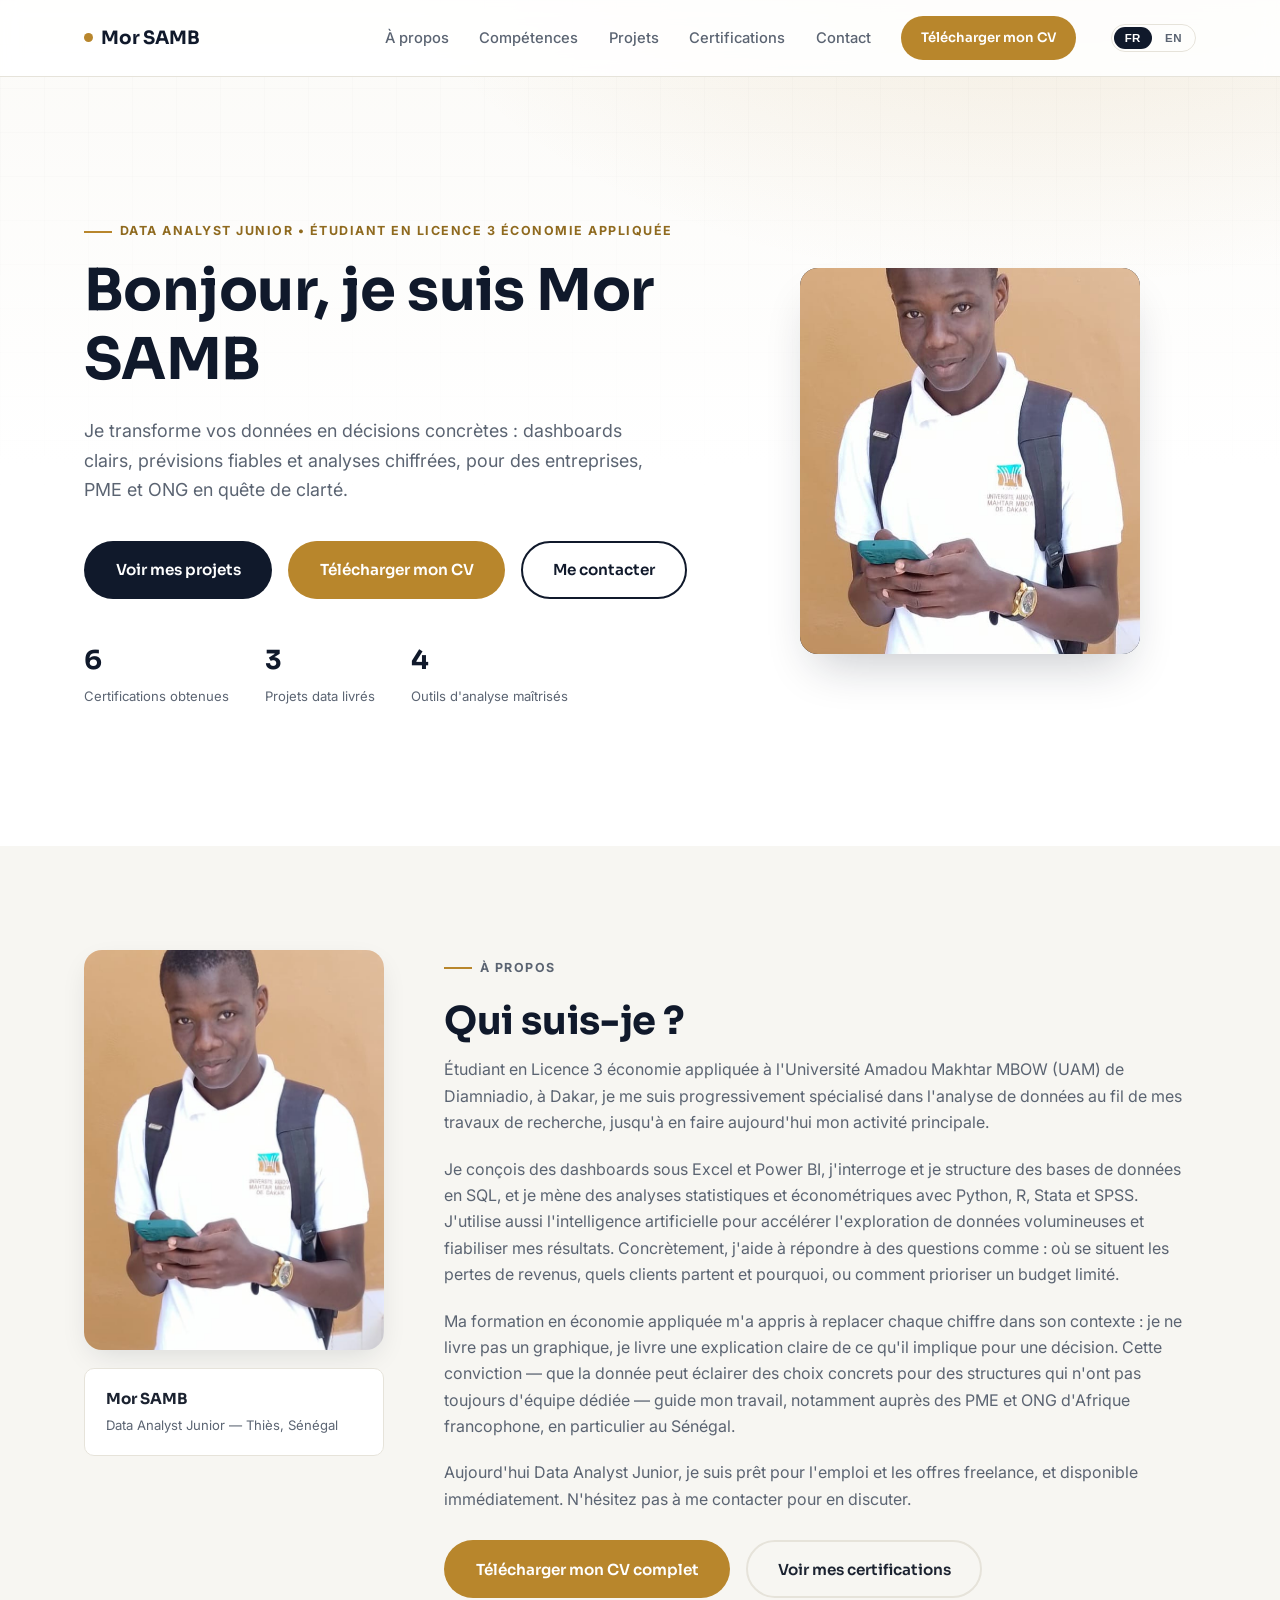
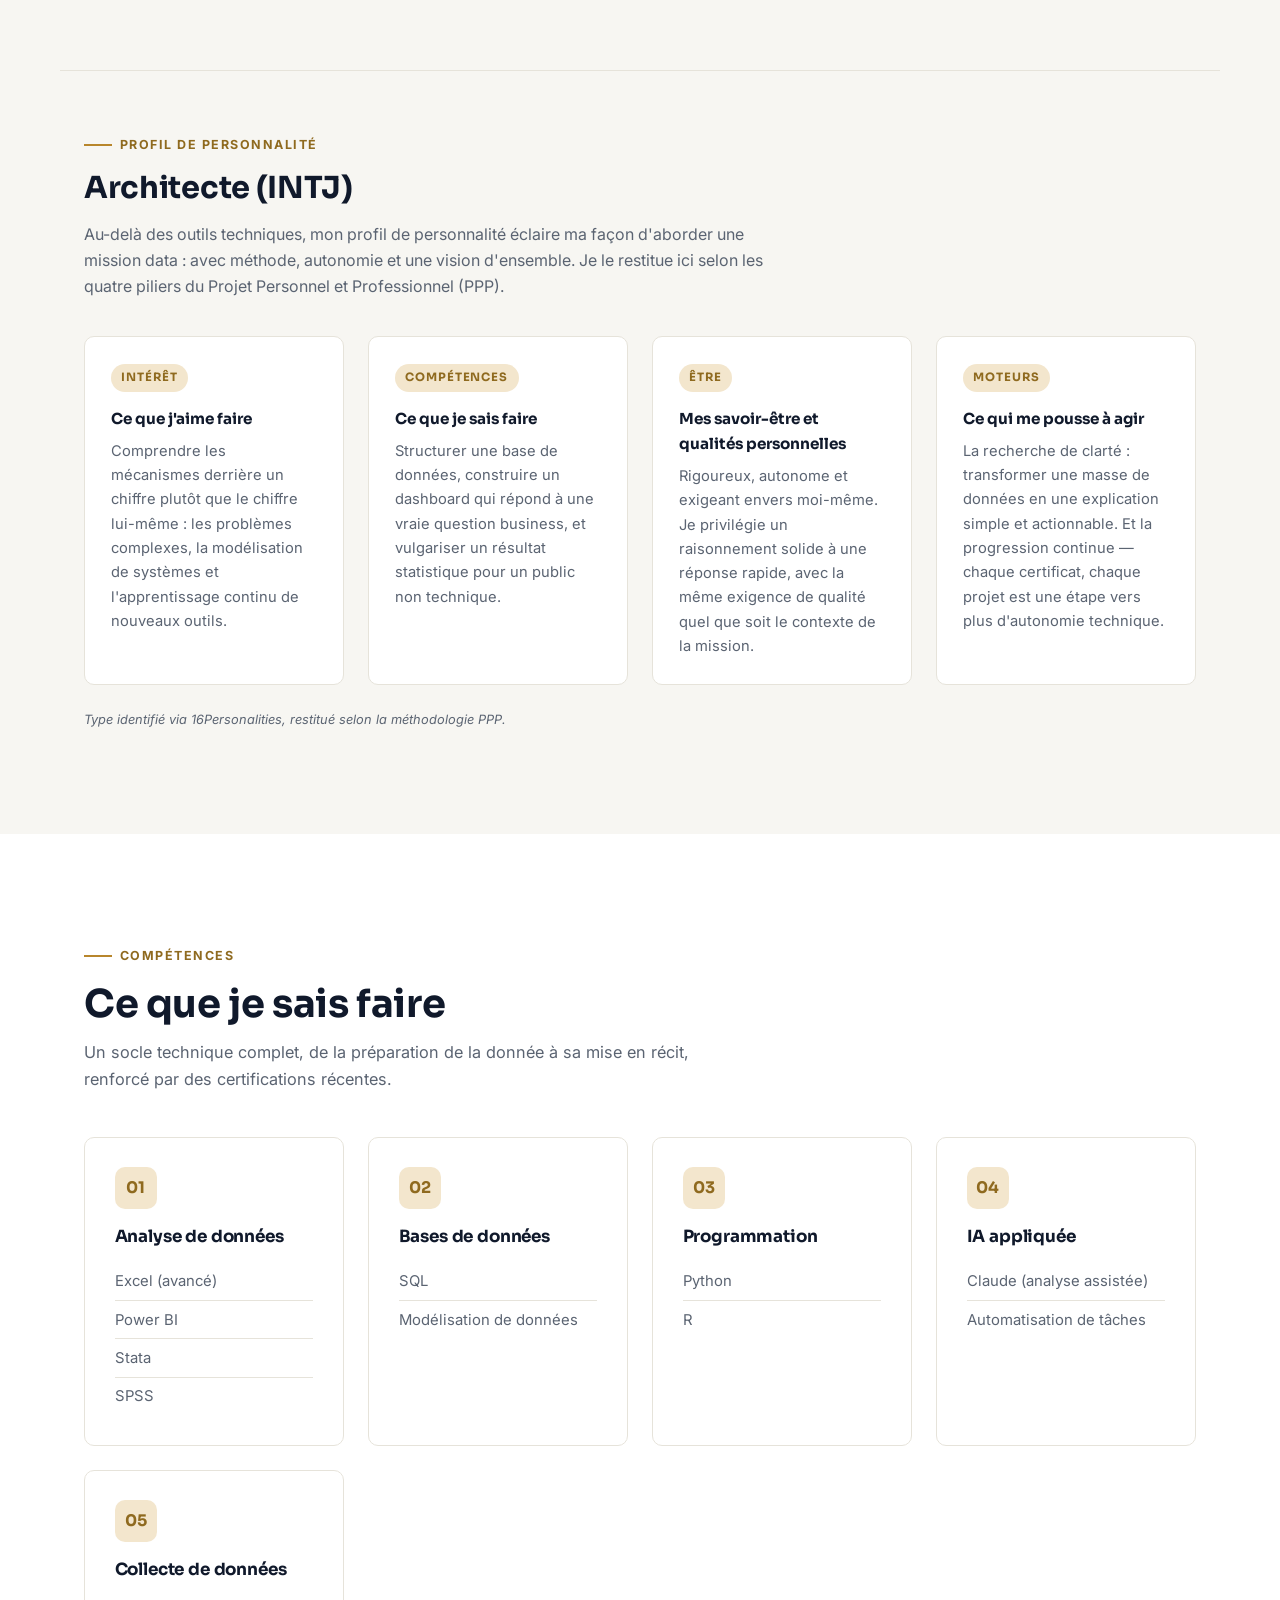
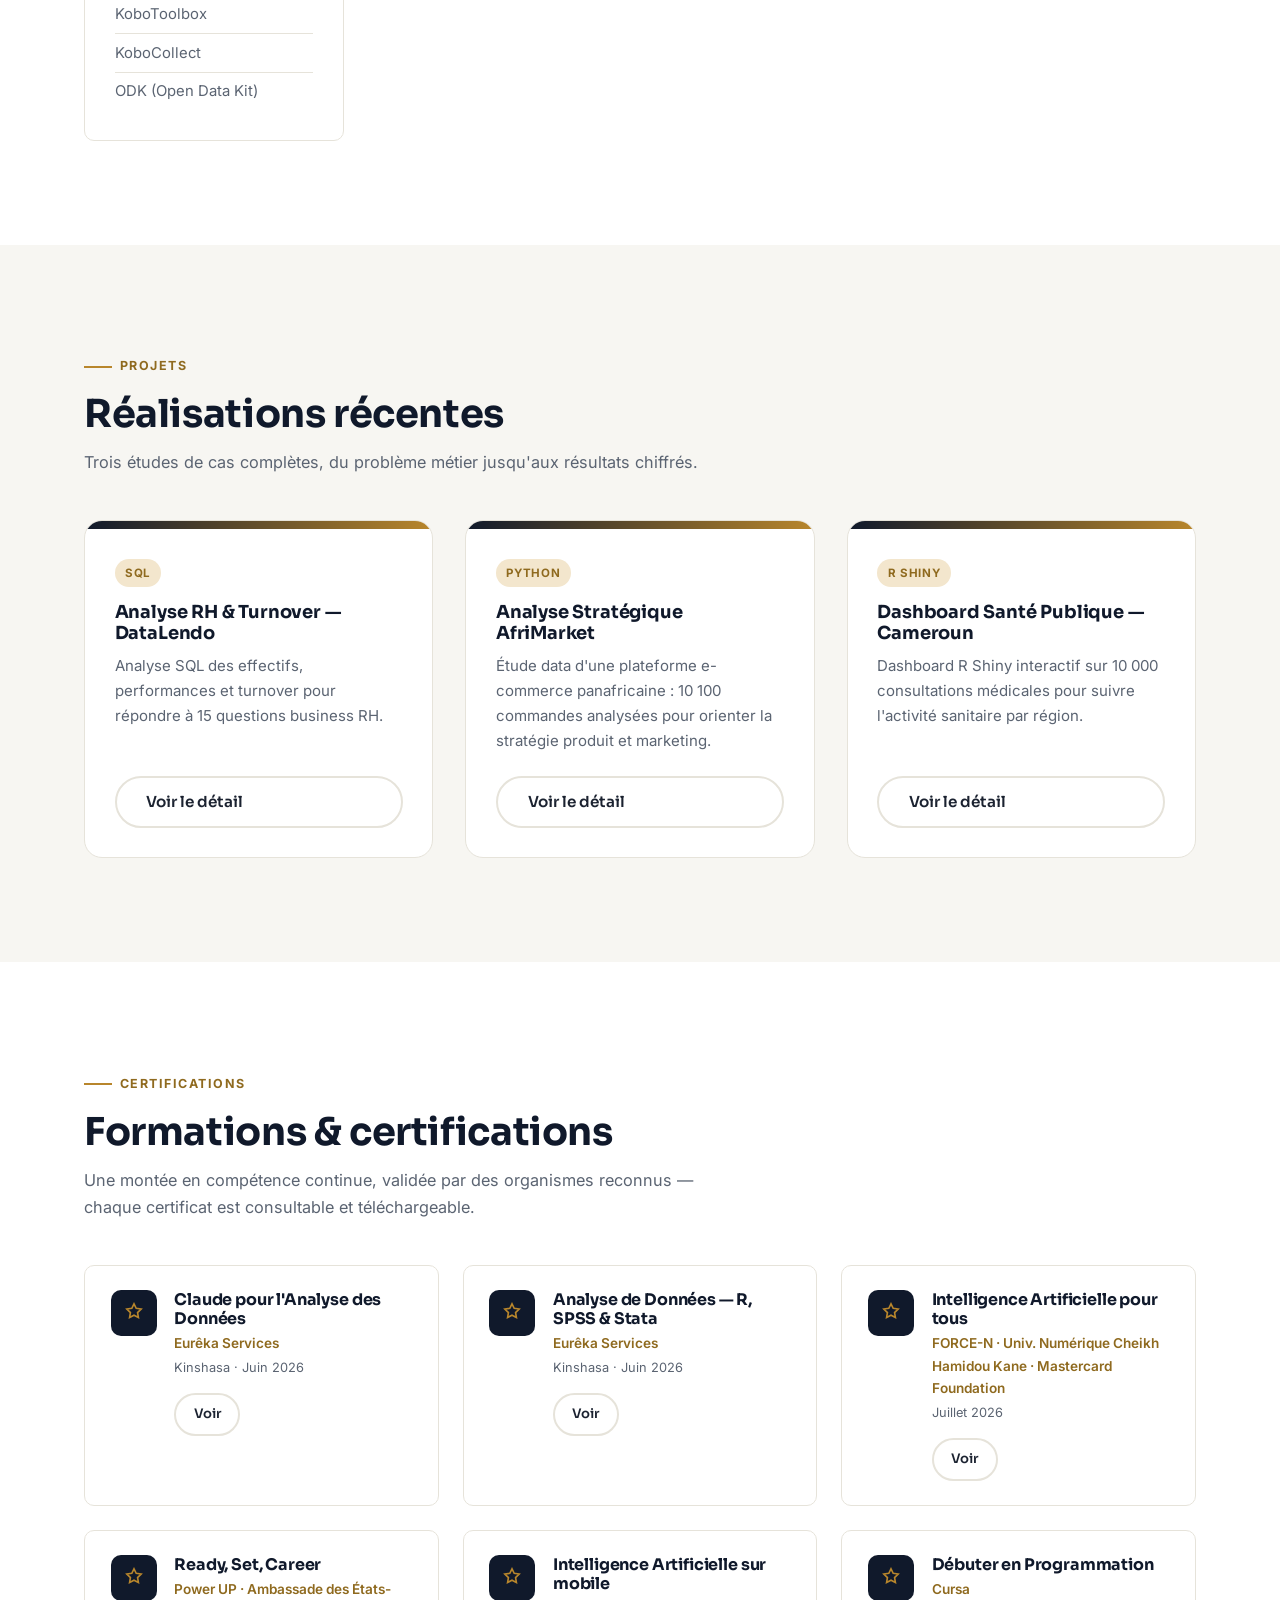
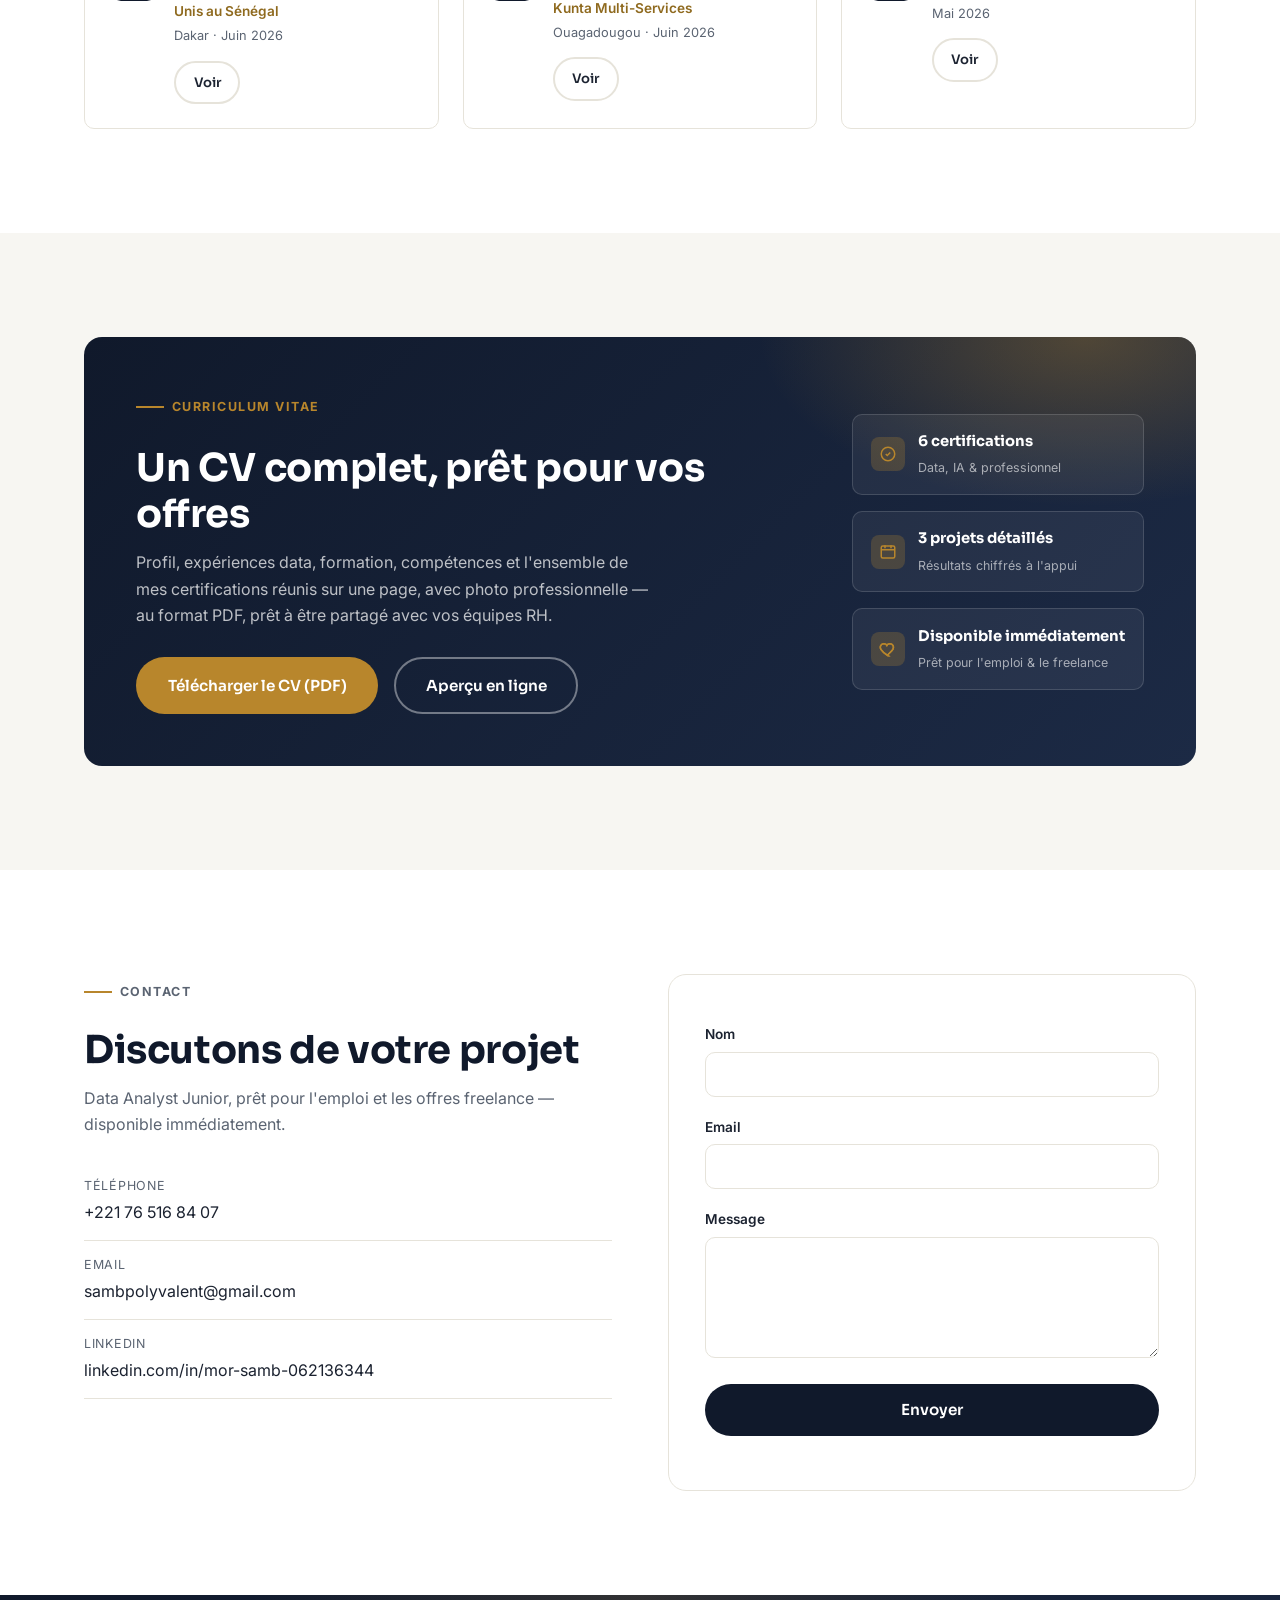
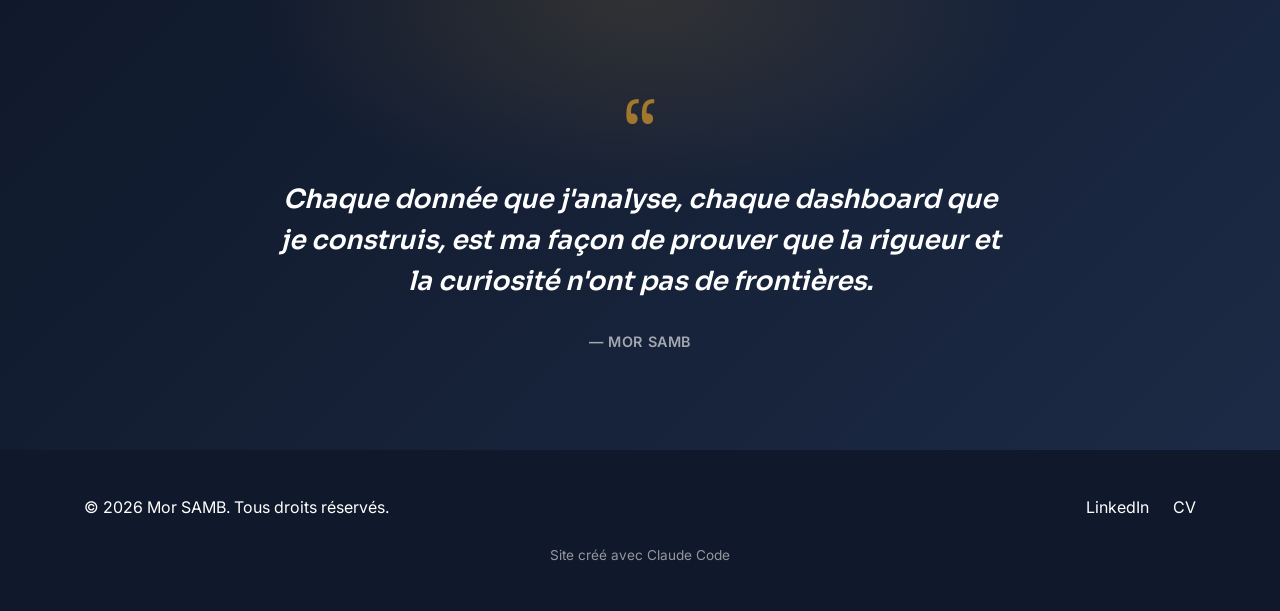
<file: index.html>
<!DOCTYPE html>
<html lang="fr">
<head>
  <meta charset="UTF-8">
  <meta name="viewport" content="width=device-width, initial-scale=1.0">

  <!-- ============================================================
       SEO
       ============================================================ -->
  <title>Mor SAMB | Data Analyst Junior - Power BI & SQL - Sénégal</title>
  <meta name="description" content="Data Analyst Junior à Thiès, je transforme vos données en dashboards et analyses chiffrées avec Power BI, SQL, Python et R. Certifié, CV téléchargeable. Prêt pour l'emploi et les offres freelance.">
  <meta name="keywords" content="data analyst Sénégal, data analyst Afrique, Power BI, Excel, SQL, Python, R, licence 3 économie appliquée, UAM Diamniadio, freelance data, CV data analyst">
  <meta name="author" content="Mor SAMB">

  <meta property="og:title" content="Mor SAMB | Data Analyst Junior - Power BI & SQL - Sénégal">
  <meta property="og:description" content="Data Analyst Junior à Thiès, je transforme vos données en dashboards et analyses chiffrées avec Power BI, SQL, Python et R.">
  <meta property="og:type" content="website">

  <link rel="preconnect" href="https://fonts.googleapis.com">
  <link rel="preconnect" href="https://fonts.gstatic.com" crossorigin>
  <link href="https://fonts.googleapis.com/css2?family=Inter:wght@400;500;600;700&family=Sora:wght@600;700;800&display=swap" rel="stylesheet">

  <link rel="stylesheet" href="style.css">
</head>
<body>

  <!-- ============================================================
       NAVIGATION
       ============================================================ -->
  <header class="navbar" id="navbar">
    <div class="container navbar-inner">
      <a href="#accueil" class="logo">Mor SAMB</a>

      <button class="nav-toggle" id="navToggle" data-i18n-aria="nav_toggle_aria" aria-label="Ouvrir le menu" aria-expanded="false">
        <span></span><span></span><span></span>
      </button>

      <nav class="nav-links" id="navLinks">
        <a href="#a-propos" data-i18n="nav_about">À propos</a>
        <a href="#competences" data-i18n="nav_skills">Compétences</a>
        <a href="#projets" data-i18n="nav_projects">Projets</a>
        <a href="#certifications" data-i18n="nav_certs">Certifications</a>
        <a href="#contact" data-i18n="nav_contact">Contact</a>
        <a href="cv/Mor-SAMB-CV.pdf?v=5" class="btn btn-accent btn-sm" download data-i18n="nav_cv">Télécharger mon CV</a>

        <div class="lang-switch" role="group" aria-label="Langue / Language">
          <button type="button" class="lang-btn is-active" data-lang="fr" aria-pressed="true">FR</button>
          <button type="button" class="lang-btn" data-lang="en" aria-pressed="false">EN</button>
        </div>
      </nav>
    </div>
  </header>

  <main>

    <!-- ============================================================
         1. HERO
         ============================================================ -->
    <section id="accueil" class="hero">
      <div class="container hero-grid">
        <div class="hero-content">
          <p class="hero-eyebrow" data-i18n="hero_eyebrow">Data Analyst Junior • Étudiant en Licence 3 Économie Appliquée</p>
          <h1 class="hero-title" data-i18n="hero_title">Bonjour, je suis <span class="accent">Mor SAMB</span></h1>
          <p class="hero-subtitle" data-i18n="hero_subtitle">
            Je transforme vos données en décisions concrètes : dashboards clairs, prévisions
            fiables et analyses chiffrées, pour des entreprises, PME et ONG en quête de clarté.
          </p>
          <div class="hero-actions">
            <a href="#projets" class="btn btn-primary" data-i18n="hero_btn_projects">Voir mes projets</a>
            <a href="cv/Mor-SAMB-CV.pdf?v=5" class="btn btn-accent" download data-i18n="hero_btn_cv">Télécharger mon CV</a>
            <a href="#contact" class="btn btn-secondary" data-i18n="hero_btn_contact">Me contacter</a>
          </div>
          <div class="hero-stats">
            <div class="hero-stat">
              <b>6</b>
              <span data-i18n="hero_stat_certs">Certifications obtenues</span>
            </div>
            <div class="hero-stat">
              <b>3</b>
              <span data-i18n="hero_stat_projects">Projets data livrés</span>
            </div>
            <div class="hero-stat">
              <b>4</b>
              <span data-i18n="hero_stat_tools">Outils d'analyse maîtrisés</span>
            </div>
          </div>
        </div>
        <div class="hero-photo-wrap">
          <div class="hero-photo-frame">
            <img src="images/profile.jpg" data-i18n-alt="hero_photo_alt" alt="Photo de Mor SAMB, data analyst junior à Thiès" width="340" height="386">
          </div>
        </div>
      </div>
    </section>

    <!-- ============================================================
         2. À PROPOS
         ============================================================ -->
    <section id="a-propos" class="section about">
      <div class="container about-grid">
        <div class="about-photo">
          <img src="images/profile.jpg"
               data-i18n-alt="about_photo_alt"
               alt="Photo de profil de Mor SAMB, data analyst junior à Thiès"
               width="320" height="400">
          <div class="about-photo-caption">
            <b>Mor SAMB</b>
            <span data-i18n="about_photo_caption">Data Analyst Junior — Thiès, Sénégal</span>
          </div>
        </div>
        <div class="about-text">
          <p class="section-eyebrow" data-i18n="about_eyebrow">À propos</p>
          <h2 data-i18n="about_heading">Qui suis-je ?</h2>
          <p data-i18n="about_p1">
            Étudiant en Licence 3 économie appliquée à l'Université Amadou Makhtar MBOW (UAM) de
            Diamniadio, à Dakar, je me suis progressivement spécialisé dans l'analyse de données
            au fil de mes travaux de recherche, jusqu'à en faire aujourd'hui mon activité
            principale.
          </p>
          <p data-i18n="about_p2">
            Je conçois des dashboards sous Excel et Power BI, j'interroge et je structure des
            bases de données en SQL, et je mène des analyses statistiques et économétriques avec
            Python, R, Stata et SPSS. J'utilise aussi l'intelligence artificielle pour accélérer
            l'exploration de données volumineuses et fiabiliser mes résultats. Concrètement,
            j'aide à répondre à des questions comme : où se situent les pertes de revenus, quels
            clients partent et pourquoi, ou comment prioriser un budget limité.
          </p>
          <p data-i18n="about_p3">
            Ma formation en économie appliquée m'a appris à replacer chaque chiffre dans
            son contexte : je ne livre pas un graphique, je livre une explication claire de ce
            qu'il implique pour une décision. Cette conviction — que la donnée peut éclairer des
            choix concrets pour des structures qui n'ont pas toujours d'équipe dédiée — guide mon
            travail, notamment auprès des PME et ONG d'Afrique francophone, en particulier au
            Sénégal.
          </p>
          <p data-i18n="about_p4">
            Aujourd'hui Data Analyst Junior, je suis prêt pour l'emploi et les offres freelance,
            et disponible immédiatement. N'hésitez pas à me contacter pour en discuter.
          </p>
          <div class="about-cta">
            <a href="cv/Mor-SAMB-CV.pdf?v=5" class="btn btn-accent" download data-i18n="about_btn_cv">Télécharger mon CV complet</a>
            <a href="#certifications" class="btn btn-outline" data-i18n="about_btn_certs">Voir mes certifications</a>
          </div>
        </div>
      </div>

      <div class="container personality-block">
        <p class="section-eyebrow" data-i18n="personality_eyebrow">Profil de personnalité</p>
        <h3 data-i18n="personality_heading">Architecte (INTJ)</h3>
        <p class="personality-lead" data-i18n="personality_lead">
          Au-delà des outils techniques, mon profil de personnalité éclaire ma façon d'aborder une
          mission data : avec méthode, autonomie et une vision d'ensemble. Je le restitue ici selon
          les quatre piliers du Projet Personnel et Professionnel (PPP).
        </p>
        <div class="personality-grid">
          <article class="personality-card">
            <span class="personality-tag" data-i18n="personality_interet_tag">Intérêt</span>
            <p class="personality-sub" data-i18n="personality_interet_sub">Ce que j'aime faire</p>
            <p data-i18n="personality_interet_text">
              Comprendre les mécanismes derrière un chiffre plutôt que le chiffre lui-même :
              les problèmes complexes, la modélisation de systèmes et l'apprentissage continu
              de nouveaux outils.
            </p>
          </article>
          <article class="personality-card">
            <span class="personality-tag" data-i18n="personality_competences_tag">Compétences</span>
            <p class="personality-sub" data-i18n="personality_competences_sub">Ce que je sais faire</p>
            <p data-i18n="personality_competences_text">
              Structurer une base de données, construire un dashboard qui répond à une vraie
              question business, et vulgariser un résultat statistique pour un public non technique.
            </p>
          </article>
          <article class="personality-card">
            <span class="personality-tag" data-i18n="personality_etre_tag">Être</span>
            <p class="personality-sub" data-i18n="personality_etre_sub">Mes savoir-être et qualités personnelles</p>
            <p data-i18n="personality_etre_text">
              Rigoureux, autonome et exigeant envers moi-même. Je privilégie un raisonnement
              solide à une réponse rapide, avec la même exigence de qualité quel que soit le
              contexte de la mission.
            </p>
          </article>
          <article class="personality-card">
            <span class="personality-tag" data-i18n="personality_moteurs_tag">Moteurs</span>
            <p class="personality-sub" data-i18n="personality_moteurs_sub">Ce qui me pousse à agir</p>
            <p data-i18n="personality_moteurs_text">
              La recherche de clarté : transformer une masse de données en une explication simple
              et actionnable. Et la progression continue — chaque certificat, chaque projet est
              une étape vers plus d'autonomie technique.
            </p>
          </article>
        </div>
        <p class="personality-credit" data-i18n="personality_credit">Type identifié via 16Personalities, restitué selon la méthodologie PPP.</p>
      </div>
    </section>

    <!-- ============================================================
         3. COMPÉTENCES
         ============================================================ -->
    <section id="competences" class="section skills">
      <div class="container">
        <p class="section-eyebrow" data-i18n="skills_eyebrow">Compétences</p>
        <h2 data-i18n="skills_heading">Ce que je sais faire</h2>
        <p class="section-lead" data-i18n="skills_lead">Un socle technique complet, de la préparation de la donnée à sa mise en récit, renforcé par des certifications récentes.</p>

        <div class="skills-grid">

          <article class="skill-card">
            <div class="skill-card-icon">01</div>
            <h3 data-i18n="skill_cat_analysis">Analyse de données</h3>
            <ul class="skill-list">
              <li data-i18n="skill_excel">Excel (avancé)</li>
              <li>Power BI</li>
              <li>Stata</li>
              <li>SPSS</li>
            </ul>
          </article>

          <article class="skill-card">
            <div class="skill-card-icon">02</div>
            <h3 data-i18n="skill_cat_db">Bases de données</h3>
            <ul class="skill-list">
              <li>SQL</li>
              <li data-i18n="skill_datamodel">Modélisation de données</li>
            </ul>
          </article>

          <article class="skill-card">
            <div class="skill-card-icon">03</div>
            <h3 data-i18n="skill_cat_prog">Programmation</h3>
            <ul class="skill-list">
              <li>Python</li>
              <li>R</li>
            </ul>
          </article>

          <article class="skill-card">
            <div class="skill-card-icon">04</div>
            <h3 data-i18n="skill_cat_ai">IA appliquée</h3>
            <ul class="skill-list">
              <li data-i18n="skill_claude">Claude (analyse assistée)</li>
              <li data-i18n="skill_automation">Automatisation de tâches</li>
            </ul>
          </article>

          <article class="skill-card">
            <div class="skill-card-icon">05</div>
            <h3 data-i18n="skill_cat_collection">Collecte de données</h3>
            <ul class="skill-list">
              <li>KoboToolbox</li>
              <li>KoboCollect</li>
              <li data-i18n="skill_odk">ODK (Open Data Kit)</li>
            </ul>
          </article>

        </div>
      </div>
    </section>

    <!-- ============================================================
         4. PROJETS
         ============================================================ -->
    <section id="projets" class="section projects">
      <div class="container">
        <p class="section-eyebrow" data-i18n="projects_eyebrow">Projets</p>
        <h2 data-i18n="projects_heading">Réalisations récentes</h2>
        <p class="section-lead" data-i18n="projects_lead">Trois études de cas complètes, du problème métier jusqu'aux résultats chiffrés.</p>

        <div class="projects-grid">

          <article class="project-card">
            <div class="project-card-top"></div>
            <div class="project-card-body">
              <span class="project-tag">SQL</span>
              <h3 data-i18n="proj1_title">Analyse RH & Turnover — DataLendo</h3>
              <p data-i18n="proj1_summary">Analyse SQL des effectifs, performances et turnover pour répondre à 15 questions business RH.</p>
              <button class="btn btn-outline btn-details" data-project="project-1" data-i18n="btn_details">Voir le détail</button>
            </div>
          </article>

          <article class="project-card">
            <div class="project-card-top"></div>
            <div class="project-card-body">
              <span class="project-tag">Python</span>
              <h3 data-i18n="proj2_title">Analyse Stratégique AfriMarket</h3>
              <p data-i18n="proj2_summary">Étude data d'une plateforme e-commerce panafricaine : 10 100 commandes analysées pour orienter la stratégie produit et marketing.</p>
              <button class="btn btn-outline btn-details" data-project="project-2" data-i18n="btn_details">Voir le détail</button>
            </div>
          </article>

          <article class="project-card">
            <div class="project-card-top"></div>
            <div class="project-card-body">
              <span class="project-tag">R Shiny</span>
              <h3 data-i18n="proj3_title">Dashboard Santé Publique — Cameroun</h3>
              <p data-i18n="proj3_summary">Dashboard R Shiny interactif sur 10 000 consultations médicales pour suivre l'activité sanitaire par région.</p>
              <button class="btn btn-outline btn-details" data-project="project-3" data-i18n="btn_details">Voir le détail</button>
            </div>
          </article>

        </div>
      </div>
    </section>

    <!-- ============================================================
         5. CERTIFICATIONS
         ============================================================ -->
    <section id="certifications" class="section certifications">
      <div class="container">
        <p class="section-eyebrow" data-i18n="certs_eyebrow">Certifications</p>
        <h2 data-i18n="certs_heading">Formations & certifications</h2>
        <p class="section-lead" data-i18n="certs_lead">Une montée en compétence continue, validée par des organismes reconnus — chaque certificat est consultable et téléchargeable.</p>

        <div class="certs-grid">

          <article class="cert-card">
            <div class="cert-icon">
              <svg viewBox="0 0 24 24" fill="none" stroke="currentColor" stroke-width="1.8"><path d="M12 2l2.4 4.9 5.4.8-3.9 3.8.9 5.4L12 14.4 7.2 16.9l.9-5.4L4.2 7.7l5.4-.8L12 2z"/></svg>
            </div>
            <div class="cert-body">
              <h3 data-i18n="cert1_title">Claude pour l'Analyse des Données</h3>
              <p class="cert-issuer">Eurêka Services</p>
              <p class="cert-date" data-i18n="cert1_date">Kinshasa · Juin 2026</p>
              <div class="cert-actions">
                <a class="btn btn-outline btn-sm" href="certificates/claude-data-analyst.pdf" target="_blank" rel="noopener" data-i18n="cert_view">Voir</a>
              </div>
            </div>
          </article>

          <article class="cert-card">
            <div class="cert-icon">
              <svg viewBox="0 0 24 24" fill="none" stroke="currentColor" stroke-width="1.8"><path d="M12 2l2.4 4.9 5.4.8-3.9 3.8.9 5.4L12 14.4 7.2 16.9l.9-5.4L4.2 7.7l5.4-.8L12 2z"/></svg>
            </div>
            <div class="cert-body">
              <h3 data-i18n="cert2_title">Analyse de Données — R, SPSS & Stata</h3>
              <p class="cert-issuer">Eurêka Services</p>
              <p class="cert-date" data-i18n="cert2_date">Kinshasa · Juin 2026</p>
              <div class="cert-actions">
                <a class="btn btn-outline btn-sm" href="certificates/analyse-donnees-r-spss-stata.pdf" target="_blank" rel="noopener" data-i18n="cert_view">Voir</a>
              </div>
            </div>
          </article>

          <article class="cert-card">
            <div class="cert-icon">
              <svg viewBox="0 0 24 24" fill="none" stroke="currentColor" stroke-width="1.8"><path d="M12 2l2.4 4.9 5.4.8-3.9 3.8.9 5.4L12 14.4 7.2 16.9l.9-5.4L4.2 7.7l5.4-.8L12 2z"/></svg>
            </div>
            <div class="cert-body">
              <h3 data-i18n="cert3_title">Intelligence Artificielle pour tous</h3>
              <p class="cert-issuer">FORCE-N · Univ. Numérique Cheikh Hamidou Kane · Mastercard Foundation</p>
              <p class="cert-date" data-i18n="cert3_date">Juillet 2026</p>
              <div class="cert-actions">
                <a class="btn btn-outline btn-sm" href="certificates/ia-pour-tous-force-n.pdf?v=2" target="_blank" rel="noopener" data-i18n="cert_view">Voir</a>
              </div>
            </div>
          </article>

          <article class="cert-card">
            <div class="cert-icon">
              <svg viewBox="0 0 24 24" fill="none" stroke="currentColor" stroke-width="1.8"><path d="M12 2l2.4 4.9 5.4.8-3.9 3.8.9 5.4L12 14.4 7.2 16.9l.9-5.4L4.2 7.7l5.4-.8L12 2z"/></svg>
            </div>
            <div class="cert-body">
              <h3 data-i18n="cert4_title">Ready, Set, Career</h3>
              <p class="cert-issuer">Power UP · Ambassade des États-Unis au Sénégal</p>
              <p class="cert-date" data-i18n="cert4_date">Dakar · Juin 2026</p>
              <div class="cert-actions">
                <a class="btn btn-outline btn-sm" href="certificates/power-up-ready-set-career.pdf" target="_blank" rel="noopener" data-i18n="cert_view">Voir</a>
              </div>
            </div>
          </article>

          <article class="cert-card">
            <div class="cert-icon">
              <svg viewBox="0 0 24 24" fill="none" stroke="currentColor" stroke-width="1.8"><path d="M12 2l2.4 4.9 5.4.8-3.9 3.8.9 5.4L12 14.4 7.2 16.9l.9-5.4L4.2 7.7l5.4-.8L12 2z"/></svg>
            </div>
            <div class="cert-body">
              <h3 data-i18n="cert5_title">Intelligence Artificielle sur mobile</h3>
              <p class="cert-issuer">Kunta Multi-Services</p>
              <p class="cert-date" data-i18n="cert5_date">Ouagadougou · Juin 2026</p>
              <div class="cert-actions">
                <a class="btn btn-outline btn-sm" href="certificates/ia-mobile-kms.pdf" target="_blank" rel="noopener" data-i18n="cert_view">Voir</a>
              </div>
            </div>
          </article>

          <article class="cert-card">
            <div class="cert-icon">
              <svg viewBox="0 0 24 24" fill="none" stroke="currentColor" stroke-width="1.8"><path d="M12 2l2.4 4.9 5.4.8-3.9 3.8.9 5.4L12 14.4 7.2 16.9l.9-5.4L4.2 7.7l5.4-.8L12 2z"/></svg>
            </div>
            <div class="cert-body">
              <h3 data-i18n="cert6_title">Débuter en Programmation</h3>
              <p class="cert-issuer">Cursa</p>
              <p class="cert-date" data-i18n="cert6_date">Mai 2026</p>
              <div class="cert-actions">
                <a class="btn btn-outline btn-sm" href="certificates/programmation-cursa.pdf" target="_blank" rel="noopener" data-i18n="cert_view">Voir</a>
              </div>
            </div>
          </article>

        </div>
      </div>
    </section>

    <!-- ============================================================
         6. CV / RÉSUMÉ
         ============================================================ -->
    <section id="cv" class="section cv-section">
      <div class="container">
        <div class="cv-panel">
          <div class="cv-panel-text">
            <p class="section-eyebrow" data-i18n="cv_eyebrow">Curriculum Vitae</p>
            <h2 data-i18n="cv_heading">Un CV complet, prêt pour vos offres</h2>
            <p data-i18n="cv_text">Profil, expériences data, formation, compétences et l'ensemble de mes certifications réunis sur une page, avec photo professionnelle — au format PDF, prêt à être partagé avec vos équipes RH.</p>
            <div class="cv-panel-actions">
              <a href="cv/Mor-SAMB-CV.pdf?v=5" class="btn btn-accent" download data-i18n="cv_btn_download">Télécharger le CV (PDF)</a>
              <a href="cv/Mor-SAMB-CV.pdf?v=5" class="btn btn-secondary" target="_blank" rel="noopener" style="color:#fff;border-color:rgba(255,255,255,0.4);" data-i18n="cv_btn_view">Aperçu en ligne</a>
            </div>
          </div>
          <div class="cv-highlights">
            <div class="cv-highlight">
              <span class="icon">
                <svg width="18" height="18" viewBox="0 0 24 24" fill="none" stroke="currentColor" stroke-width="2"><path d="M9 12l2 2 4-4"/><circle cx="12" cy="12" r="9"/></svg>
              </span>
              <div>
                <b data-i18n="cv_hl1_title">6 certifications</b>
                <span data-i18n="cv_hl1_sub">Data, IA & professionnel</span>
              </div>
            </div>
            <div class="cv-highlight">
              <span class="icon">
                <svg width="18" height="18" viewBox="0 0 24 24" fill="none" stroke="currentColor" stroke-width="2"><rect x="3" y="4" width="18" height="16" rx="2"/><path d="M3 9h18M8 3v4M16 3v4"/></svg>
              </span>
              <div>
                <b data-i18n="cv_hl2_title">3 projets détaillés</b>
                <span data-i18n="cv_hl2_sub">Résultats chiffrés à l'appui</span>
              </div>
            </div>
            <div class="cv-highlight">
              <span class="icon">
                <svg width="18" height="18" viewBox="0 0 24 24" fill="none" stroke="currentColor" stroke-width="2"><path d="M12 21s-7-4.35-9.5-8.5C.5 8.5 3 5 6.5 5c2 0 3.5 1.2 4 2.2C11 6.2 12.5 5 14.5 5 18 5 20.5 8.5 18.5 12.5 16 16.65 9 21 12 21z" fill="none"/><path d="M12 21s-7-4.35-9.5-8.5C.5 8.5 3 5 6.5 5c2 0 3.5 1.2 4 2.2C11 6.2 12.5 5 14.5 5 18 5 20.5 8.5 18.5 12.5 16 16.65 9 21 12 21z"/></svg>
              </span>
              <div>
                <b data-i18n="cv_hl3_title">Disponible immédiatement</b>
                <span data-i18n="cv_hl3_sub">Prêt pour l'emploi &amp; le freelance</span>
              </div>
            </div>
          </div>
        </div>
      </div>
    </section>

    <!-- ============================================================
         7. CONTACT
         ============================================================ -->
    <section id="contact" class="section contact">
      <div class="container contact-grid">
        <div class="contact-info">
          <p class="section-eyebrow" data-i18n="contact_eyebrow">Contact</p>
          <h2 data-i18n="contact_heading">Discutons de votre projet</h2>
          <p data-i18n="contact_intro">Data Analyst Junior, prêt pour l'emploi et les offres freelance — disponible immédiatement.</p>
          <ul class="contact-list">
            <li>
              <span class="contact-label" data-i18n="contact_phone_label">Téléphone</span>
              <a href="tel:+221765168407">+221 76 516 84 07</a>
            </li>
            <li>
              <span class="contact-label" data-i18n="contact_email_label">Email</span>
              <a href="mailto:sambpolyvalent@gmail.com">sambpolyvalent@gmail.com</a>
            </li>
            <li>
              <span class="contact-label" data-i18n="contact_linkedin_label">LinkedIn</span>
              <a href="https://www.linkedin.com/in/mor-samb-062136344/" target="_blank" rel="noopener">linkedin.com/in/mor-samb-062136344</a>
            </li>
          </ul>
        </div>

        <form class="contact-form" id="contactForm" action="https://formspree.io/f/xeeykplq" method="POST">
          <label for="name" data-i18n="form_name_label">Nom</label>
          <input type="text" id="name" name="name" required>

          <label for="email" data-i18n="form_email_label">Email</label>
          <input type="email" id="email" name="email" required>

          <label for="message" data-i18n="form_message_label">Message</label>
          <textarea id="message" name="message" rows="5" required></textarea>

          <button type="submit" class="btn btn-primary" data-i18n="form_submit">Envoyer</button>
          <p class="form-note" id="formNote"></p>
        </form>
      </div>
    </section>

    <!-- ============================================================
         8. CITATION DE MOTIVATION
         ============================================================ -->
    <section id="motivation" class="section quote-section">
      <div class="container quote-container">
        <span class="quote-mark" aria-hidden="true">&ldquo;</span>
        <p class="quote-text" data-i18n="quote_text">
          Chaque donnée que j'analyse, chaque dashboard que je construis, est ma façon de
          prouver que la rigueur et la curiosité n'ont pas de frontières.
        </p>
        <p class="quote-author">— Mor SAMB</p>
      </div>
    </section>

  </main>

  <!-- ============================================================
       MODAL — fiche détaillée d'un projet
       ============================================================ -->
  <div class="modal" id="projectModal" aria-hidden="true">
    <div class="modal-overlay" data-close-modal></div>
    <div class="modal-content" role="dialog" aria-modal="true" aria-labelledby="modalTitle">
      <button class="modal-close" data-close-modal data-i18n-aria="modal_close_aria" aria-label="Fermer">&times;</button>
      <h3 id="modalTitle"></h3>
      <div class="modal-body">
        <div class="modal-block">
          <h4 data-i18n="modal_problem">Problème</h4>
          <p id="modalProblem"></p>
        </div>
        <div class="modal-block">
          <h4 data-i18n="modal_method">Méthode</h4>
          <p id="modalMethod"></p>
        </div>
        <div class="modal-block">
          <h4 data-i18n="modal_result">Résultat</h4>
          <p id="modalResult"></p>
        </div>
        <a id="modalLink" href="#" target="_blank" rel="noopener" class="btn btn-outline" data-i18n="modal_view_code">Voir le code</a>
      </div>
    </div>
  </div>

  <!-- ============================================================
       FOOTER
       ============================================================ -->
  <footer class="footer">
    <div class="container footer-inner">
      <p>&copy; <span id="year"></span> Mor SAMB. <span data-i18n="footer_rights">Tous droits réservés.</span></p>
      <div class="footer-socials">
        <a href="https://www.linkedin.com/in/mor-samb-062136344/" target="_blank" rel="noopener">LinkedIn</a>
        <a href="cv/Mor-SAMB-CV.pdf?v=5" download data-i18n="footer_cv">CV</a>
      </div>
      <p class="footer-credit" data-i18n="footer_credit">Site créé avec Claude Code</p>
    </div>
  </footer>

  <script src="script.js"></script>
</body>
</html>
</file>
<file: style.css>
/* ================================================================
   VARIABLES DE COULEURS ET DE TYPOGRAPHIE
   ================================================================ */
:root {
  --color-bg: #ffffff;
  --color-bg-alt: #f7f6f2;
  --color-ink: #10192b;
  --color-ink-2: #1c2a45;
  --color-text: #1b2230;
  --color-text-muted: #5b6472;
  --color-accent: #b8862c;
  --color-accent-dark: #8f6a1f;
  --color-accent-soft: #f3e6cd;
  --color-border: #e6e3da;
  --color-white: #ffffff;

  --font-heading: 'Sora', 'Segoe UI', Arial, sans-serif;
  --font-main: 'Inter', 'Segoe UI', Roboto, Arial, sans-serif;

  --section-padding: 6.5rem 0;
  --container-width: 1160px;

  --radius: 10px;
  --radius-lg: 18px;
  --shadow: 0 10px 30px -8px rgba(16, 25, 43, 0.14);
  --shadow-lg: 0 24px 48px -16px rgba(16, 25, 43, 0.24);
}

/* ================================================================
   RESET DE BASE
   ================================================================ */
* {
  margin: 0;
  padding: 0;
  box-sizing: border-box;
}

html {
  scroll-behavior: smooth;
  scroll-padding-top: 84px;
}

body {
  font-family: var(--font-main);
  color: var(--color-text);
  background-color: var(--color-bg);
  line-height: 1.65;
  -webkit-font-smoothing: antialiased;
}

img {
  max-width: 100%;
  display: block;
}

a {
  color: inherit;
  text-decoration: none;
}

ul {
  list-style: none;
}

.container {
  width: 100%;
  max-width: var(--container-width);
  margin: 0 auto;
  padding: 0 1.5rem;
}

/* ================================================================
   TITRES & TEXTES GÉNÉRIQUES
   ================================================================ */
h1, h2, h3, h4 {
  font-family: var(--font-heading);
  font-weight: 700;
  line-height: 1.2;
  color: var(--color-ink);
  letter-spacing: -0.01em;
}

h2 {
  font-size: clamp(1.9rem, 3vw, 2.5rem);
  margin-bottom: 0.75rem;
}

.section-lead {
  color: var(--color-text-muted);
  max-width: 620px;
  margin-bottom: 2.75rem;
  font-size: 1.02rem;
}

.section-eyebrow, .hero-eyebrow {
  display: inline-flex;
  align-items: center;
  gap: 0.5rem;
  text-transform: uppercase;
  letter-spacing: 0.12em;
  font-size: 0.78rem;
  font-weight: 700;
  color: var(--color-accent-dark);
  margin-bottom: 0.9rem;
}

.section-eyebrow::before, .hero-eyebrow::before {
  content: "";
  width: 28px;
  height: 2px;
  background-color: var(--color-accent);
  display: inline-block;
}

.section {
  padding: var(--section-padding);
  position: relative;
}

.section:nth-of-type(even) {
  background-color: var(--color-bg-alt);
}

/* ================================================================
   BOUTONS
   ================================================================ */
.btn {
  display: inline-flex;
  align-items: center;
  gap: 0.5rem;
  padding: 0.9rem 1.85rem;
  border-radius: 999px;
  font-weight: 600;
  font-size: 0.95rem;
  cursor: pointer;
  border: 2px solid transparent;
  font-family: var(--font-heading);
  transition: transform 0.18s ease, box-shadow 0.18s ease, background-color 0.18s ease, color 0.18s ease, border-color 0.18s ease;
}

.btn:hover {
  transform: translateY(-2px);
}

.btn-primary {
  background-color: var(--color-ink);
  color: var(--color-white);
}

.btn-primary:hover {
  background-color: var(--color-ink-2);
  box-shadow: var(--shadow);
}

.btn-secondary {
  background-color: transparent;
  border-color: var(--color-ink);
  color: var(--color-ink);
}

.btn-secondary:hover {
  background-color: var(--color-ink);
  color: var(--color-white);
}

.btn-accent {
  background-color: var(--color-accent);
  color: var(--color-white);
}

.btn-accent:hover {
  background-color: var(--color-accent-dark);
  box-shadow: var(--shadow);
}

.btn-outline {
  background-color: transparent;
  border-color: var(--color-border);
  color: var(--color-text);
}

.btn-outline:hover {
  border-color: var(--color-accent);
  color: var(--color-accent-dark);
}

.btn-sm {
  padding: 0.55rem 1.1rem;
  font-size: 0.82rem;
}

/* ================================================================
   NAVIGATION
   ================================================================ */
.navbar {
  position: fixed;
  top: 0;
  left: 0;
  right: 0;
  z-index: 100;
  background-color: rgba(255, 255, 255, 0.88);
  backdrop-filter: blur(10px);
  border-bottom: 1px solid var(--color-border);
}

.navbar.is-scrolled {
  box-shadow: 0 1px 3px rgba(16, 25, 43, 0.06);
}

.navbar-inner {
  display: flex;
  align-items: center;
  justify-content: space-between;
  height: 76px;
}

.logo {
  font-family: var(--font-heading);
  font-weight: 700;
  font-size: 1.15rem;
  color: var(--color-ink);
  letter-spacing: -0.01em;
  display: flex;
  align-items: center;
  gap: 0.5rem;
}

.logo::before {
  content: "";
  width: 9px;
  height: 9px;
  border-radius: 50%;
  background-color: var(--color-accent);
  display: inline-block;
}

.nav-links {
  display: flex;
  align-items: center;
  gap: 1.9rem;
}

.nav-links a:not(.btn) {
  font-weight: 500;
  font-size: 0.92rem;
  color: var(--color-text-muted);
  transition: color 0.15s ease;
}

.nav-links a:not(.btn):hover {
  color: var(--color-ink);
}

.nav-toggle {
  display: none;
  flex-direction: column;
  gap: 5px;
  background: none;
  border: none;
  cursor: pointer;
  padding: 0.5rem;
}

.lang-switch {
  display: inline-flex;
  border: 1px solid var(--color-border);
  border-radius: 999px;
  padding: 2px;
  gap: 2px;
  margin-left: 0.25rem;
}

.lang-btn {
  border: none;
  background: none;
  cursor: pointer;
  font-size: 0.72rem;
  font-weight: 700;
  letter-spacing: 0.03em;
  padding: 0.32rem 0.7rem;
  border-radius: 999px;
  color: var(--color-text-muted);
  transition: background-color 0.15s ease, color 0.15s ease;
}

.lang-btn.is-active {
  background-color: var(--color-ink);
  color: var(--color-white);
}

.nav-toggle span {
  width: 22px;
  height: 2px;
  background-color: var(--color-ink);
}

/* ================================================================
   HERO
   ================================================================ */
.hero {
  min-height: 94vh;
  display: flex;
  align-items: center;
  padding-top: 76px;
  position: relative;
  overflow: hidden;
  background:
    radial-gradient(1100px 620px at 82% -10%, rgba(184, 134, 44, 0.14), transparent 60%),
    linear-gradient(180deg, #fbfaf7 0%, var(--color-bg) 55%);
}

.hero::after {
  content: "";
  position: absolute;
  inset: 0;
  background-image:
    linear-gradient(rgba(16,25,43,0.05) 1px, transparent 1px),
    linear-gradient(90deg, rgba(16,25,43,0.05) 1px, transparent 1px);
  background-size: 44px 44px;
  -webkit-mask-image: linear-gradient(180deg, rgba(0,0,0,0.5), transparent 70%);
  mask-image: linear-gradient(180deg, rgba(0,0,0,0.5), transparent 70%);
  pointer-events: none;
  opacity: 0.6;
}

.hero-grid {
  display: grid;
  grid-template-columns: 1.15fr 0.85fr;
  gap: 3rem;
  align-items: center;
  position: relative;
  z-index: 1;
}

.hero-content {
  max-width: 640px;
}

.hero-title {
  font-size: clamp(2.4rem, 5vw, 3.6rem);
  margin-bottom: 1.35rem;
}

.hero-title .accent {
  color: var(--color-accent);
}

.hero-subtitle {
  font-size: 1.12rem;
  color: var(--color-text-muted);
  margin-bottom: 2.25rem;
  max-width: 560px;
}

.hero-actions {
  display: flex;
  gap: 1rem;
  flex-wrap: wrap;
  margin-bottom: 2.5rem;
}

.hero-stats {
  display: flex;
  gap: 2.25rem;
  flex-wrap: wrap;
}

.hero-stat b {
  display: block;
  font-family: var(--font-heading);
  font-size: 1.65rem;
  color: var(--color-ink);
}

.hero-stat span {
  font-size: 0.82rem;
  color: var(--color-text-muted);
}

.hero-photo-wrap {
  position: relative;
  justify-self: center;
}

.hero-photo-frame {
  width: min(340px, 80vw);
  aspect-ratio: 3 / 3.4;
  border-radius: var(--radius-lg);
  overflow: hidden;
  box-shadow: var(--shadow-lg);
  position: relative;
  background: var(--color-ink);
}

.hero-photo-frame img {
  width: 100%;
  height: 100%;
  object-fit: cover;
}

/* ================================================================
   À PROPOS
   ================================================================ */
.about-grid {
  display: grid;
  grid-template-columns: 300px 1fr;
  gap: 3.75rem;
  align-items: start;
}

.about-photo {
  position: sticky;
  top: 100px;
}

.about-photo img {
  width: 100%;
  aspect-ratio: 4/5;
  object-fit: cover;
  border-radius: var(--radius-lg);
  box-shadow: var(--shadow);
}

.about-photo-caption {
  margin-top: 1.1rem;
  padding: 1.1rem 1.3rem;
  background: var(--color-white);
  border: 1px solid var(--color-border);
  border-radius: var(--radius);
}

.about-photo-caption b {
  display: block;
  font-family: var(--font-heading);
  font-size: 0.95rem;
}

.about-photo-caption span {
  font-size: 0.82rem;
  color: var(--color-text-muted);
}

.about-text p {
  color: var(--color-text-muted);
  margin-bottom: 1.25rem;
}

.about-text p:last-of-type {
  margin-bottom: 1.75rem;
}

.about-cta {
  display: flex;
  gap: 1rem;
  flex-wrap: wrap;
}

/* ================================================================
   PROFIL DE PERSONNALITÉ (dans À propos)
   ================================================================ */
.personality-block {
  margin-top: 4.5rem;
  padding-top: 3.5rem;
  border-top: 1px solid var(--color-border);
}

.personality-block h3 {
  font-size: clamp(1.5rem, 2.4vw, 1.9rem);
  margin-bottom: 0.9rem;
}

.personality-lead {
  color: var(--color-text-muted);
  max-width: 700px;
  margin-bottom: 2.25rem;
}

.personality-grid {
  display: grid;
  grid-template-columns: repeat(auto-fit, minmax(240px, 1fr));
  gap: 1.5rem;
  margin-bottom: 1.5rem;
}

.personality-card {
  background-color: var(--color-white);
  border: 1px solid var(--color-border);
  border-radius: var(--radius);
  padding: 1.6rem;
  transition: border-color 0.2s ease, transform 0.2s ease, box-shadow 0.2s ease;
}

.personality-card:hover {
  border-color: var(--color-accent);
  transform: translateY(-3px);
  box-shadow: var(--shadow);
}

.personality-tag {
  display: inline-block;
  font-family: var(--font-heading);
  font-size: 0.72rem;
  font-weight: 700;
  text-transform: uppercase;
  letter-spacing: 0.08em;
  color: var(--color-accent-dark);
  background: var(--color-accent-soft);
  padding: 0.3rem 0.65rem;
  border-radius: 999px;
  margin-bottom: 0.85rem;
}

.personality-sub {
  font-family: var(--font-heading);
  font-weight: 700;
  font-size: 0.95rem;
  color: var(--color-ink);
  margin-bottom: 0.5rem;
}

.personality-card p:not(.personality-sub) {
  color: var(--color-text-muted);
  font-size: 0.92rem;
}

.personality-credit {
  font-size: 0.8rem;
  color: var(--color-text-muted);
  font-style: italic;
}

/* ================================================================
   COMPÉTENCES
   ================================================================ */
.skills-grid {
  display: grid;
  grid-template-columns: repeat(auto-fit, minmax(240px, 1fr));
  gap: 1.5rem;
}

.skill-card {
  background-color: var(--color-white);
  border: 1px solid var(--color-border);
  border-radius: var(--radius);
  padding: 1.85rem;
  transition: border-color 0.2s ease, transform 0.2s ease, box-shadow 0.2s ease;
}

.skill-card:hover {
  border-color: var(--color-accent);
  transform: translateY(-3px);
  box-shadow: var(--shadow);
}

.skill-card-icon {
  width: 42px;
  height: 42px;
  border-radius: 10px;
  background: var(--color-accent-soft);
  color: var(--color-accent-dark);
  display: flex;
  align-items: center;
  justify-content: center;
  margin-bottom: 1.1rem;
  font-family: var(--font-heading);
  font-weight: 700;
}

.skill-card h3 {
  font-size: 1.05rem;
  margin-bottom: 1rem;
  color: var(--color-ink);
}

.skill-list li {
  padding: 0.4rem 0;
  color: var(--color-text-muted);
  border-bottom: 1px solid var(--color-border);
  font-size: 0.93rem;
}

.skill-list li:last-child {
  border-bottom: none;
}

/* ================================================================
   PROJETS
   ================================================================ */
.projects-grid {
  display: grid;
  grid-template-columns: repeat(auto-fit, minmax(310px, 1fr));
  gap: 2rem;
}

.project-card {
  background-color: var(--color-white);
  border: 1px solid var(--color-border);
  border-radius: var(--radius-lg);
  overflow: hidden;
  transition: box-shadow 0.2s ease, transform 0.2s ease, border-color 0.2s ease;
  display: flex;
  flex-direction: column;
}

.project-card:hover {
  box-shadow: var(--shadow);
  transform: translateY(-4px);
  border-color: var(--color-accent);
}

.project-card-top {
  height: 8px;
  background: linear-gradient(90deg, var(--color-ink), var(--color-accent));
}

.project-card-body {
  padding: 1.85rem;
  display: flex;
  flex-direction: column;
  flex: 1;
}

.project-tag {
  display: inline-block;
  font-size: 0.72rem;
  font-weight: 700;
  text-transform: uppercase;
  letter-spacing: 0.06em;
  color: var(--color-accent-dark);
  background: var(--color-accent-soft);
  padding: 0.3rem 0.65rem;
  border-radius: 999px;
  margin-bottom: 0.9rem;
  align-self: flex-start;
}

.project-card-body h3 {
  font-size: 1.12rem;
  margin-bottom: 0.6rem;
}

.project-card-body p {
  color: var(--color-text-muted);
  font-size: 0.94rem;
  margin-bottom: 1.4rem;
  flex: 1;
}

/* ================================================================
   MODAL DE DÉTAIL PROJET
   ================================================================ */
.modal {
  position: fixed;
  inset: 0;
  z-index: 200;
  display: none;
  align-items: center;
  justify-content: center;
  padding: 1.5rem;
}

.modal.is-open {
  display: flex;
}

.modal-overlay {
  position: absolute;
  inset: 0;
  background-color: rgba(16, 25, 43, 0.6);
  backdrop-filter: blur(2px);
}

.modal-content {
  position: relative;
  background-color: var(--color-white);
  border-radius: var(--radius-lg);
  max-width: 620px;
  width: 100%;
  max-height: 85vh;
  overflow-y: auto;
  padding: 2.5rem;
  box-shadow: var(--shadow-lg);
}

.modal-close {
  position: absolute;
  top: 1rem;
  right: 1rem;
  background: var(--color-bg-alt);
  border: none;
  width: 36px;
  height: 36px;
  border-radius: 50%;
  font-size: 1.4rem;
  line-height: 1;
  cursor: pointer;
  color: var(--color-text-muted);
}

.modal-content h3 {
  margin-bottom: 1.5rem;
  color: var(--color-ink);
  padding-right: 2rem;
}

.modal-block {
  margin-bottom: 1.25rem;
}

.modal-block h4 {
  font-size: 0.78rem;
  text-transform: uppercase;
  letter-spacing: 0.07em;
  color: var(--color-accent-dark);
  margin-bottom: 0.4rem;
}

.modal-block p {
  color: var(--color-text-muted);
  font-size: 0.95rem;
}

/* ================================================================
   CERTIFICATIONS
   ================================================================ */
.certs-grid {
  display: grid;
  grid-template-columns: repeat(auto-fit, minmax(320px, 1fr));
  gap: 1.5rem;
}

.cert-card {
  background: var(--color-white);
  border: 1px solid var(--color-border);
  border-radius: var(--radius);
  padding: 1.5rem 1.6rem;
  display: flex;
  gap: 1.1rem;
  align-items: flex-start;
  transition: border-color 0.2s ease, transform 0.2s ease, box-shadow 0.2s ease;
}

.cert-card:hover {
  border-color: var(--color-accent);
  transform: translateY(-3px);
  box-shadow: var(--shadow);
}

.cert-icon {
  flex-shrink: 0;
  width: 46px;
  height: 46px;
  border-radius: 10px;
  background: var(--color-ink);
  color: var(--color-accent);
  display: flex;
  align-items: center;
  justify-content: center;
}

.cert-icon svg {
  width: 22px;
  height: 22px;
}

.cert-body h3 {
  font-size: 1rem;
  margin-bottom: 0.25rem;
}

.cert-issuer {
  font-size: 0.85rem;
  color: var(--color-accent-dark);
  font-weight: 600;
  margin-bottom: 0.15rem;
}

.cert-date {
  font-size: 0.8rem;
  color: var(--color-text-muted);
  margin-bottom: 0.9rem;
}

.cert-actions {
  display: flex;
  gap: 0.6rem;
  flex-wrap: wrap;
}

/* ================================================================
   CV / RÉSUMÉ
   ================================================================ */
.cv-section .container {
  position: relative;
}

.cv-panel {
  background: linear-gradient(135deg, var(--color-ink) 0%, var(--color-ink-2) 100%);
  border-radius: var(--radius-lg);
  padding: 3.25rem;
  display: grid;
  grid-template-columns: 1fr auto;
  gap: 2.5rem;
  align-items: center;
  color: var(--color-white);
  position: relative;
  overflow: hidden;
}

.cv-panel::before {
  content: "";
  position: absolute;
  inset: 0;
  background: radial-gradient(500px 260px at 90% 0%, rgba(184,134,44,0.35), transparent 65%);
  pointer-events: none;
}

.cv-panel-text {
  position: relative;
  z-index: 1;
}

.cv-panel .section-eyebrow {
  color: var(--color-accent);
}

.cv-panel h2 {
  color: var(--color-white);
}

.cv-panel p {
  color: rgba(255,255,255,0.72);
  max-width: 520px;
  margin-bottom: 1.75rem;
}

.cv-panel-actions {
  display: flex;
  gap: 1rem;
  flex-wrap: wrap;
  position: relative;
  z-index: 1;
}

.cv-highlights {
  position: relative;
  z-index: 1;
  display: flex;
  flex-direction: column;
  gap: 1rem;
  min-width: 230px;
}

.cv-highlight {
  display: flex;
  align-items: center;
  gap: 0.85rem;
  background: rgba(255,255,255,0.06);
  border: 1px solid rgba(255,255,255,0.14);
  border-radius: var(--radius);
  padding: 0.9rem 1.1rem;
}

.cv-highlight .icon {
  width: 34px;
  height: 34px;
  border-radius: 8px;
  background: rgba(184,134,44,0.25);
  color: var(--color-accent);
  display: flex;
  align-items: center;
  justify-content: center;
  flex-shrink: 0;
}

.cv-highlight b {
  display: block;
  font-family: var(--font-heading);
  font-size: 0.92rem;
}

.cv-highlight span {
  font-size: 0.78rem;
  color: rgba(255,255,255,0.6);
}

/* ================================================================
   CONTACT
   ================================================================ */
.contact-grid {
  display: grid;
  grid-template-columns: 1fr 1fr;
  gap: 3.5rem;
}

.contact-info p {
  color: var(--color-text-muted);
  margin-bottom: 1.5rem;
}

.contact-list li {
  display: flex;
  flex-direction: column;
  gap: 0.15rem;
  padding: 0.9rem 0;
  border-bottom: 1px solid var(--color-border);
}

.contact-label {
  font-size: 0.78rem;
  text-transform: uppercase;
  letter-spacing: 0.06em;
  color: var(--color-text-muted);
}

.contact-list a:hover {
  color: var(--color-accent-dark);
}

.contact-form {
  display: flex;
  flex-direction: column;
  gap: 0.4rem;
  background-color: var(--color-white);
  border: 1px solid var(--color-border);
  border-radius: var(--radius-lg);
  padding: 2.25rem;
}

.contact-form label {
  font-size: 0.85rem;
  font-weight: 600;
  margin-top: 0.75rem;
}

.contact-form input,
.contact-form textarea {
  padding: 0.75rem 0.95rem;
  border: 1px solid var(--color-border);
  border-radius: var(--radius);
  font-family: inherit;
  font-size: 0.95rem;
}

.contact-form input:focus,
.contact-form textarea:focus {
  outline: none;
  border-color: var(--color-accent);
}

.contact-form button {
  margin-top: 1.25rem;
  justify-content: center;
}

.form-note {
  font-size: 0.85rem;
  color: var(--color-text-muted);
  margin-top: 0.75rem;
}

/* ================================================================
   CITATION DE MOTIVATION
   ================================================================ */
.quote-section {
  background: linear-gradient(135deg, var(--color-ink) 0%, var(--color-ink-2) 100%);
  padding: 6rem 0;
  position: relative;
  overflow: hidden;
}

.quote-section::before {
  content: "";
  position: absolute;
  inset: 0;
  background: radial-gradient(600px 320px at 50% 0%, rgba(184,134,44,0.18), transparent 65%);
  pointer-events: none;
}

.quote-container {
  max-width: 780px;
  text-align: center;
  position: relative;
  z-index: 1;
}

.quote-mark {
  display: block;
  font-family: var(--font-heading);
  font-size: 5rem;
  line-height: 1;
  color: var(--color-accent);
  opacity: 0.85;
  margin-bottom: 0.5rem;
}

.quote-text {
  font-family: var(--font-heading);
  font-style: italic;
  font-weight: 600;
  font-size: clamp(1.25rem, 2.4vw, 1.65rem);
  line-height: 1.55;
  color: var(--color-white);
  margin-bottom: 1.75rem;
}

.quote-author {
  font-size: 0.9rem;
  font-weight: 600;
  letter-spacing: 0.04em;
  text-transform: uppercase;
  color: rgba(255,255,255,0.6);
}

/* ================================================================
   FOOTER
   ================================================================ */
.footer {
  background-color: var(--color-ink);
  color: var(--color-white);
  padding: 2.75rem 0;
}

.footer-inner {
  display: flex;
  flex-wrap: wrap;
  align-items: center;
  justify-content: space-between;
  gap: 1rem;
}

.footer-socials {
  display: flex;
  gap: 1.5rem;
}

.footer-socials a:hover {
  color: var(--color-accent);
  text-decoration: underline;
}

.footer-credit {
  width: 100%;
  text-align: center;
  font-size: 0.85rem;
  opacity: 0.55;
  margin-top: 0.5rem;
}

/* ================================================================
   RESPONSIVE — tablette et mobile
   ================================================================ */
@media (max-width: 980px) {
  .hero-grid {
    grid-template-columns: 1fr;
    text-align: center;
  }

  .hero-content {
    max-width: 100%;
    margin: 0 auto;
  }

  .hero-subtitle {
    margin-left: auto;
    margin-right: auto;
  }

  .hero-actions, .hero-stats {
    justify-content: center;
  }

  .hero-photo-wrap {
    order: -1;
  }

  .about-grid {
    grid-template-columns: 1fr;
  }

  .about-photo {
    max-width: 260px;
    margin: 0 auto;
    position: static;
  }

  .contact-grid {
    grid-template-columns: 1fr;
  }

  .cv-panel {
    grid-template-columns: 1fr;
    text-align: center;
    padding: 2.5rem 1.75rem;
  }

  .cv-panel-actions {
    justify-content: center;
  }

  .cv-panel p {
    margin-left: auto;
    margin-right: auto;
  }
}

@media (max-width: 700px) {
  :root {
    --section-padding: 4.5rem 0;
  }

  .nav-toggle {
    display: flex;
  }

  .nav-links {
    position: absolute;
    top: 76px;
    left: 0;
    right: 0;
    background-color: var(--color-white);
    border-bottom: 1px solid var(--color-border);
    flex-direction: column;
    align-items: flex-start;
    padding: 1.25rem 1.5rem;
    gap: 1.1rem;
    display: none;
  }

  .nav-links.is-open {
    display: flex;
  }

  .nav-links .lang-switch {
    align-self: flex-start;
    margin-left: 0;
    margin-top: 0.25rem;
  }

  .hero-actions {
    flex-direction: column;
    align-items: stretch;
  }

  .footer-inner {
    flex-direction: column;
    text-align: center;
  }
}
</file>
